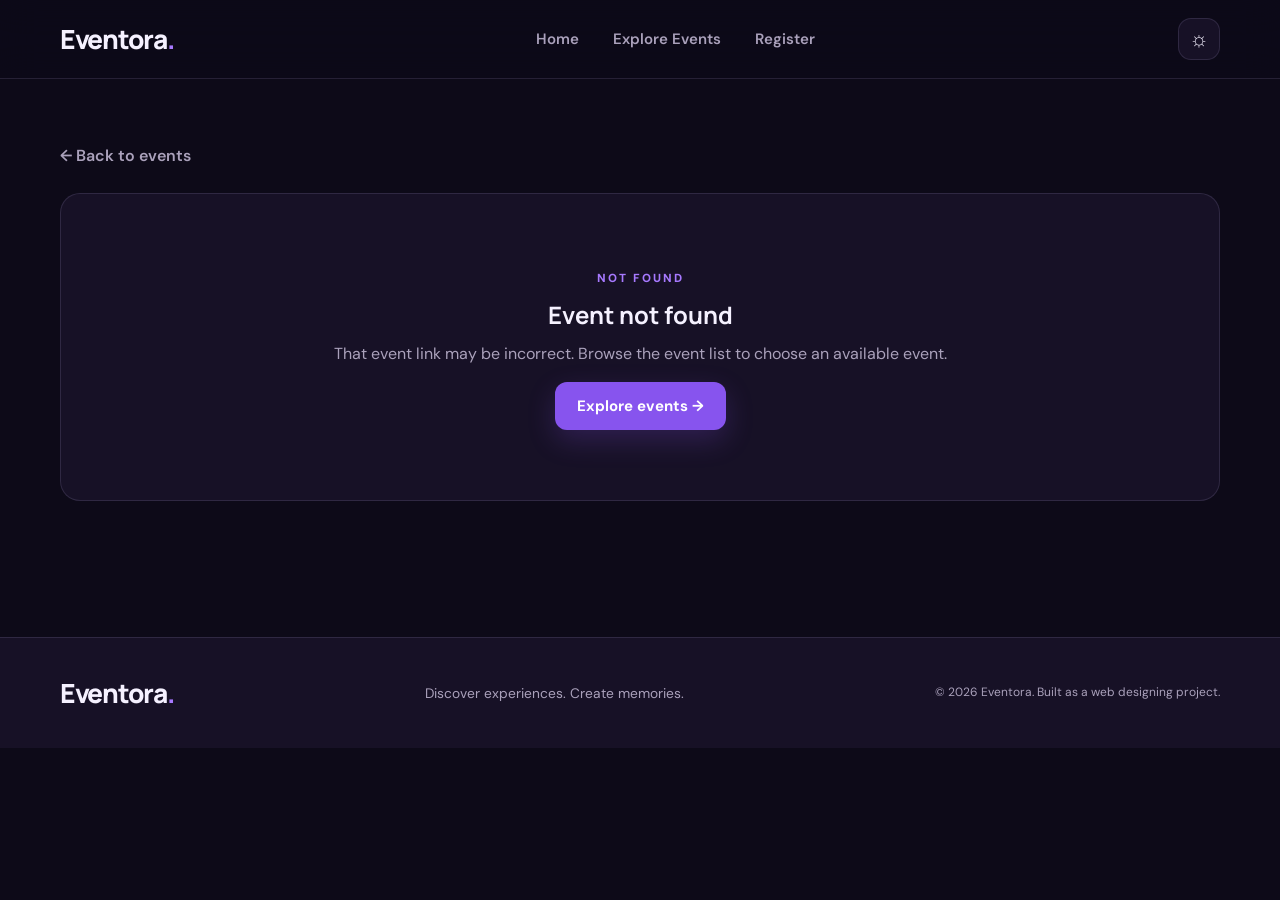
<file: event-details.html>
<!DOCTYPE html>
<html lang="en">
<head>
    <meta charset="UTF-8">
    <meta name="viewport" content="width=device-width, initial-scale=1.0">
    <meta name="description" content="View event information and register with Eventora.">
    <title>Event Details | Eventora</title>
    <link rel="stylesheet" href="./css/style.css">
</head>
<body>
    <header class="site-header">
        <div class="container nav-container">
            <a class="logo" href="index.html">Eventora<span>.</span></a>
            <nav class="nav-links" aria-label="Main navigation">
                <a href="index.html" data-nav="index.html">Home</a>
                <a href="events.html" data-nav="events.html">Explore Events</a>
                <a href="register.html" data-nav="register.html">Register</a>
            </nav>
            <button class="theme-toggle" id="themeToggle" type="button" aria-label="Toggle light and dark theme">☼</button>
        </div>
    </header>

    <main class="container page-main">
        <a class="back-link" href="events.html">← Back to events</a>
        <section id="eventDetails" class="event-details-wrapper" aria-live="polite">
            <p class="loading-text">Loading event details...</p>
        </section>
    </main>

    <footer class="site-footer">
        <div class="container footer-content">
            <a class="logo" href="index.html">Eventora<span>.</span></a>
            <p>Discover experiences. Create memories.</p>
            <small>© 2026 Eventora. Built as a web designing project.</small>
        </div>
    </footer>

    <script src="./js/events.js"></script>
    <script src="./js/main.js"></script>
</body>
</html>
</file>
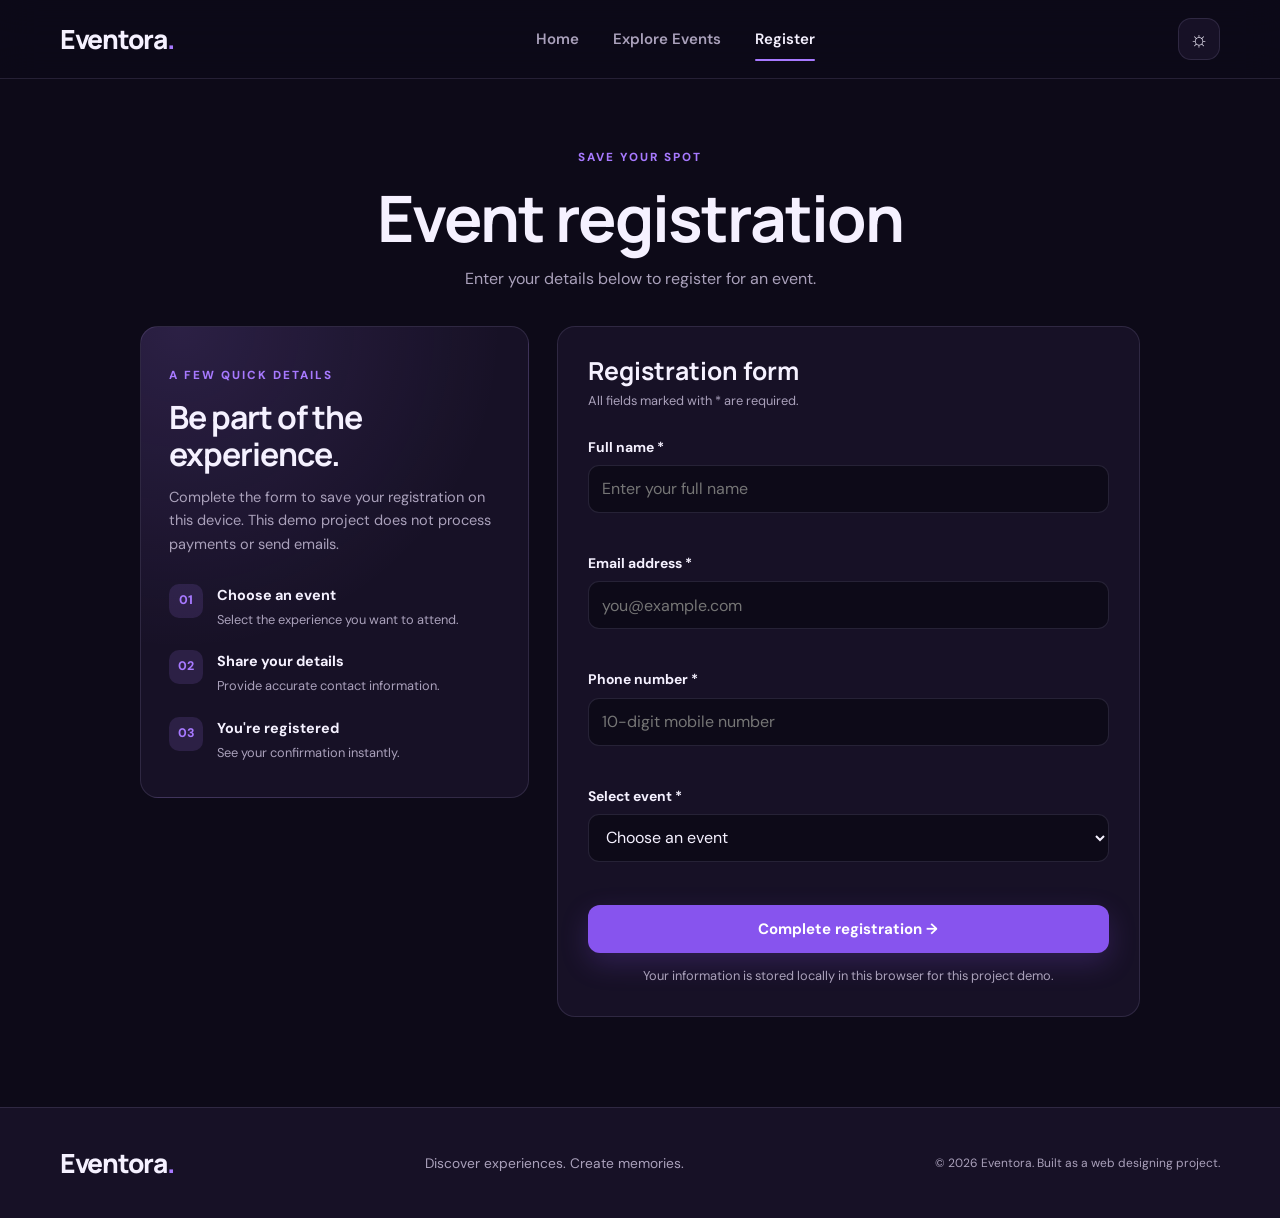
<file: register.html>
<!DOCTYPE html>
<html lang="en">
<head>
    <meta charset="UTF-8">
    <meta name="viewport" content="width=device-width, initial-scale=1.0">
    <meta name="description" content="Register for an upcoming Eventora event.">
    <title>Register | Eventora</title>
    <link rel="stylesheet" href="./css/style.css">
</head>
<body>
    <header class="site-header">
        <div class="container nav-container">
            <a class="logo" href="index.html">Eventora<span>.</span></a>
            <nav class="nav-links" aria-label="Main navigation">
                <a href="index.html" data-nav="index.html">Home</a>
                <a href="events.html" data-nav="events.html">Explore Events</a>
                <a href="register.html" data-nav="register.html">Register</a>
            </nav>
            <button class="theme-toggle" id="themeToggle" type="button" aria-label="Toggle light and dark theme">☼</button>
        </div>
    </header>

    <main class="container page-main">
        <section class="page-heading centered-heading">
            <span class="eyebrow">SAVE YOUR SPOT</span>
            <h1>Event registration</h1>
            <p>Enter your details below to register for an event.</p>
        </section>

        <section class="registration-layout">
            <div class="registration-aside">
                <span class="eyebrow">A FEW QUICK DETAILS</span>
                <h2>Be part of the experience.</h2>
                <p>Complete the form to save your registration on this device. This demo project does not process payments or send emails.</p>
                <div class="aside-feature"><span>01</span><div><strong>Choose an event</strong><small>Select the experience you want to attend.</small></div></div>
                <div class="aside-feature"><span>02</span><div><strong>Share your details</strong><small>Provide accurate contact information.</small></div></div>
                <div class="aside-feature"><span>03</span><div><strong>You're registered</strong><small>See your confirmation instantly.</small></div></div>
            </div>

            <form class="registration-form" id="registrationForm" novalidate>
                <div class="form-heading">
                    <h2>Registration form</h2>
                    <p>All fields marked with * are required.</p>
                </div>

                <div class="form-group">
                    <label for="fullName">Full name *</label>
                    <input type="text" id="fullName" name="fullName" placeholder="Enter your full name" autocomplete="name" required>
                    <small class="field-error" id="nameError"></small>
                </div>

                <div class="form-group">
                    <label for="email">Email address *</label>
                    <input type="email" id="email" name="email" placeholder="you@example.com" autocomplete="email" required>
                    <small class="field-error" id="emailError"></small>
                </div>

                <div class="form-group">
                    <label for="phone">Phone number *</label>
                    <input type="tel" id="phone" name="phone" placeholder="10-digit mobile number" autocomplete="tel" inputmode="numeric" required>
                    <small class="field-error" id="phoneError"></small>
                </div>

                <div class="form-group">
                    <label for="eventSelect">Select event *</label>
                    <select id="eventSelect" name="eventId" required>
                        <option value="">Choose an event</option>
                    </select>
                    <small class="field-error" id="eventError"></small>
                </div>

                <button class="btn btn-primary submit-button" type="submit">Complete registration →</button>
                <p class="form-note">Your information is stored locally in this browser for this project demo.</p>
                <div class="success-message" id="successMessage" role="status" hidden></div>
            </form>
        </section>
    </main>

    <footer class="site-footer">
        <div class="container footer-content">
            <a class="logo" href="index.html">Eventora<span>.</span></a>
            <p>Discover experiences. Create memories.</p>
            <small>© 2026 Eventora. Built as a web designing project.</small>
        </div>
    </footer>

    <script src="./js/events.js"></script>
    <script src="./js/registration.js"></script>
    <script src="./js/main.js"></script>
</body>
</html>
</file>
<file: css/style.css>
@import url('https://fonts.googleapis.com/css2?family=DM+Sans:wght@400;500;600;700&family=Manrope:wght@400;500;600;700;800&display=swap');

:root {
    color-scheme: dark;
    --bg: #0d0a18;
    --surface: #171126;
    --surface-soft: #201833;
    --surface-hover: #281d40;
    --text: #f5f1ff;
    --muted: #aaa1bb;
    --muted-strong: #c9c0d8;
    --border: rgba(210, 190, 255, 0.13);
    --accent: #a779ff;
    --accent-strong: #8754ee;
    --accent-soft: rgba(167, 121, 255, 0.14);
    --success: #72d9a2;
    --danger: #ff8c9a;
    --shadow: 0 22px 60px rgba(0, 0, 0, 0.28);
}

:root[data-theme="light"] {
    color-scheme: light;
    --bg: #f7f4fc;
    --surface: #ffffff;
    --surface-soft: #f0eafa;
    --surface-hover: #e9defb;
    --text: #211832;
    --muted: #70677f;
    --muted-strong: #514763;
    --border: rgba(69, 42, 112, 0.14);
    --accent: #7540d5;
    --accent-strong: #6031bd;
    --accent-soft: rgba(117, 64, 213, 0.10);
    --success: #16864b;
    --danger: #c43c55;
    --shadow: 0 22px 60px rgba(45, 25, 80, 0.10);
}

* { box-sizing: border-box; }
html { scroll-behavior: smooth; }
body {
    margin: 0;
    min-width: 320px;
    background: var(--bg);
    color: var(--text);
    font-family: 'DM Sans', sans-serif;
    line-height: 1.6;
    transition: background 0.2s ease, color 0.2s ease;
}
a { color: inherit; text-decoration: none; }
button, input, select { font: inherit; }
img { display: block; max-width: 100%; }
.container { width: min(1160px, calc(100% - 48px)); margin-inline: auto; }

.site-header {
    position: sticky;
    top: 0;
    z-index: 20;
    border-bottom: 1px solid var(--border);
    background: color-mix(in srgb, var(--bg) 88%, transparent);
    backdrop-filter: blur(18px);
}
.nav-container { min-height: 78px; display: flex; align-items: center; justify-content: space-between; gap: 28px; }
.logo { font: 800 1.65rem 'Manrope', sans-serif; letter-spacing: -1.3px; }
.logo span { color: var(--accent); }
.nav-links { display: flex; align-items: center; gap: 34px; }
.nav-links a { color: var(--muted); font-size: 0.94rem; font-weight: 600; transition: color 0.2s ease; }
.nav-links a:hover, .nav-links a.active { color: var(--text); }
.nav-links a.active { position: relative; }
.nav-links a.active::after { position: absolute; content: ''; height: 2px; background: var(--accent); left: 0; right: 0; bottom: -10px; border-radius: 4px; }
.theme-toggle { width: 42px; height: 42px; border: 1px solid var(--border); border-radius: 13px; background: var(--surface); color: var(--text); cursor: pointer; font-size: 1.3rem; }

.hero { display: grid; grid-template-columns: 1.02fr 0.98fr; align-items: center; gap: 64px; padding-top: 78px; padding-bottom: 88px; }
.hero-content { max-width: 570px; }
.eyebrow { display: inline-block; color: var(--accent); font-size: 0.73rem; font-weight: 800; letter-spacing: 2px; }
h1, h2, h3, p { margin-top: 0; }
h1, h2, h3 { font-family: 'Manrope', sans-serif; line-height: 1.15; }
.hero h1 { margin: 17px 0 20px; font-size: clamp(3rem, 6vw, 5.1rem); letter-spacing: -3.8px; }
.hero h1 span { color: var(--accent); }
.hero-content > p { max-width: 510px; color: var(--muted); font-size: 1.08rem; line-height: 1.8; }
.hero-actions { display: flex; flex-wrap: wrap; gap: 13px; margin-top: 30px; }
.btn { display: inline-flex; min-height: 48px; align-items: center; justify-content: center; gap: 10px; padding: 0 21px; border: 1px solid transparent; border-radius: 12px; font-weight: 700; font-size: 0.94rem; cursor: pointer; transition: transform 0.2s ease, background 0.2s ease; }
.btn:hover { transform: translateY(-2px); }
.btn-primary { background: var(--accent-strong); color: #fff; box-shadow: 0 10px 28px rgba(135, 84, 238, 0.22); }
.btn-primary:hover { background: var(--accent); }
.btn-secondary { border-color: var(--border); background: var(--surface); color: var(--text); }
.btn-secondary:hover { background: var(--surface-hover); }
.hero-stats { display: flex; gap: 35px; margin-top: 48px; }
.hero-stats div { display: flex; flex-direction: column; gap: 2px; }
.hero-stats strong { font: 800 1rem 'Manrope', sans-serif; }
.hero-stats span { color: var(--muted); font-size: 0.8rem; }
.hero-art { position: relative; min-height: 420px; }
.hero-art::before { position: absolute; content: ''; width: 75%; height: 75%; top: 12%; left: 12%; border-radius: 50%; background: var(--accent); filter: blur(95px); opacity: 0.22; }
.hero-art img { position: relative; width: 100%; height: 430px; object-fit: cover; border: 1px solid var(--border); border-radius: 28px; box-shadow: var(--shadow); }
.floating-note { position: absolute; left: -24px; bottom: 28px; display: flex; align-items: center; gap: 10px; padding: 14px 18px; border: 1px solid var(--border); border-radius: 14px; background: var(--surface); box-shadow: var(--shadow); font-size: 0.88rem; font-weight: 700; }
.live-dot { width: 9px; height: 9px; border-radius: 50%; background: var(--success); box-shadow: 0 0 0 5px color-mix(in srgb, var(--success) 18%, transparent); }

.section { padding-top: 20px; padding-bottom: 90px; }
.section-heading { margin-bottom: 28px; }
.section-heading-row { display: flex; align-items: end; justify-content: space-between; gap: 24px; }
.section-heading h2, .cta-section h2 { margin: 9px 0 9px; font-size: clamp(2rem, 4vw, 2.8rem); letter-spacing: -1.5px; }
.section-heading p, .cta-section p { margin-bottom: 0; color: var(--muted); }
.text-link, .card-link { color: var(--accent); font-size: 0.9rem; font-weight: 700; white-space: nowrap; }
.events-grid { display: grid; grid-template-columns: repeat(3, minmax(0, 1fr)); gap: 22px; }
.event-card { overflow: hidden; border: 1px solid var(--border); border-radius: 18px; background: var(--surface); box-shadow: 0 10px 28px rgba(0,0,0,0.08); transition: transform 0.22s ease, border-color 0.22s ease; }
.event-card:hover { transform: translateY(-5px); border-color: color-mix(in srgb, var(--accent) 55%, var(--border)); }
.event-image-link { position: relative; display: block; overflow: hidden; }
.event-image { width: 100%; height: 205px; object-fit: cover; transition: transform 0.35s ease; }
.event-card:hover .event-image { transform: scale(1.04); }
.image-category { position: absolute; top: 14px; left: 14px; padding: 6px 11px; border: 1px solid rgba(255,255,255,0.18); border-radius: 30px; background: rgba(20, 12, 34, 0.78); color: #fff; font-size: 0.75rem; font-weight: 700; backdrop-filter: blur(8px); }
.event-info { padding: 19px; }
.event-date { margin-bottom: 10px; color: var(--accent); font-size: 0.78rem; font-weight: 700; }
.event-date span { padding: 0 4px; color: var(--muted); }
.event-info h3 { margin-bottom: 10px; font-size: 1.18rem; }
.event-info h3 a:hover { color: var(--accent); }
.event-description { min-height: 72px; margin-bottom: 17px; color: var(--muted); font-size: 0.87rem; line-height: 1.65; }
.event-card-bottom { display: flex; flex-direction: column; gap: 13px; padding-top: 14px; border-top: 1px solid var(--border); }
.event-venue { color: var(--muted-strong); font-size: 0.78rem; }
.card-link { align-self: flex-start; }
.loading-text { color: var(--muted); }

.cta-section { display: flex; align-items: center; justify-content: space-between; gap: 30px; margin-bottom: 90px; padding: 38px 42px; border: 1px solid var(--border); border-radius: 22px; background: radial-gradient(circle at 90% 20%, var(--accent-soft), transparent 42%), var(--surface); }
.cta-section h2 { max-width: 590px; }
.cta-section p { max-width: 550px; }

.page-main { min-height: 62vh; padding-top: 64px; padding-bottom: 90px; }
.page-heading { margin-bottom: 34px; }
.page-heading h1 { margin: 12px 0; font-size: clamp(2.6rem, 5vw, 4rem); letter-spacing: -2px; }
.page-heading p { max-width: 650px; color: var(--muted); }
.filter-panel { display: grid; grid-template-columns: 1fr 240px; gap: 14px; padding: 14px; border: 1px solid var(--border); border-radius: 16px; background: var(--surface); }
.search-field { display: flex; align-items: center; gap: 10px; padding: 0 13px; border: 1px solid var(--border); border-radius: 11px; background: var(--bg); color: var(--muted); }
.search-field span { font-size: 1.5rem; }
.search-field input { width: 100%; min-height: 46px; border: 0; outline: 0; background: transparent; color: var(--text); }
.search-field input::placeholder { color: var(--muted); }
.select-field select, .form-group input, .form-group select { width: 100%; min-height: 48px; padding: 0 13px; border: 1px solid var(--border); border-radius: 11px; outline: none; background: var(--bg); color: var(--text); }
.select-field select:focus, .search-field:focus-within, .form-group input:focus, .form-group select:focus { border-color: var(--accent); box-shadow: 0 0 0 3px var(--accent-soft); }
.results-row { display: flex; align-items: center; justify-content: space-between; gap: 16px; margin: 20px 0; }
.results-count { margin: 0; color: var(--muted); font-size: 0.88rem; }
.clear-filters { border: 0; background: transparent; color: var(--accent); font-weight: 700; cursor: pointer; }
.empty-state { margin: 20px 0; padding: 34px; border: 1px dashed var(--border); border-radius: 15px; color: var(--muted); text-align: center; }
[hidden] { display: none !important; }
.sr-only { position: absolute; width: 1px; height: 1px; padding: 0; margin: -1px; overflow: hidden; clip: rect(0,0,0,0); white-space: nowrap; border: 0; }

.back-link { display: inline-block; margin-bottom: 24px; color: var(--muted); font-weight: 600; }
.back-link:hover { color: var(--accent); }
.event-detail-card { overflow: hidden; display: grid; grid-template-columns: 0.95fr 1.05fr; border: 1px solid var(--border); border-radius: 22px; background: var(--surface); box-shadow: var(--shadow); }
.detail-image-wrap { position: relative; min-height: 480px; }
.detail-image { position: absolute; width: 100%; height: 100%; object-fit: cover; }
.detail-content { padding: clamp(25px, 5vw, 52px); }
.detail-content h1 { margin: 12px 0 16px; font-size: clamp(2.2rem, 4vw, 3.4rem); letter-spacing: -1.8px; }
.detail-description { color: var(--muted); line-height: 1.8; }
.detail-facts { display: grid; grid-template-columns: 1fr 1fr; gap: 18px; margin: 30px 0; padding: 22px 0; border-top: 1px solid var(--border); border-bottom: 1px solid var(--border); }
.detail-facts div { display: flex; flex-direction: column; gap: 5px; }
.fact-label { color: var(--muted); font-size: 0.78rem; }
.detail-facts strong { font-size: 0.92rem; }
.detail-actions { display: flex; flex-wrap: wrap; gap: 12px; }
.not-found-state { padding: 70px 25px; text-align: center; border: 1px solid var(--border); border-radius: 20px; background: var(--surface); }
.not-found-state h1 { margin: 12px 0; }
.not-found-state p { color: var(--muted); }

.centered-heading { text-align: center; }
.centered-heading p { margin-inline: auto; }
.registration-layout { display: grid; grid-template-columns: 0.8fr 1.2fr; gap: 28px; align-items: start; max-width: 1000px; margin: 0 auto; }
.registration-aside { padding: 34px 28px; border: 1px solid var(--border); border-radius: 18px; background: radial-gradient(circle at 10% 0%, var(--accent-soft), transparent 55%), var(--surface); }
.registration-aside h2 { margin: 13px 0; font-size: 2rem; letter-spacing: -1px; }
.registration-aside > p { margin-bottom: 28px; color: var(--muted); font-size: 0.91rem; }
.aside-feature { display: flex; gap: 14px; margin-top: 20px; }
.aside-feature > span { display: grid; width: 34px; height: 34px; flex: 0 0 34px; place-items: center; border-radius: 10px; background: var(--accent-soft); color: var(--accent); font-size: 0.78rem; font-weight: 800; }
.aside-feature div { display: flex; flex-direction: column; gap: 3px; }
.aside-feature strong { font-size: 0.9rem; }
.aside-feature small { color: var(--muted); font-size: 0.8rem; }
.registration-form { padding: 30px; border: 1px solid var(--border); border-radius: 18px; background: var(--surface); }
.form-heading { margin-bottom: 24px; }
.form-heading h2 { margin-bottom: 6px; font-size: 1.55rem; }
.form-heading p, .form-note { margin: 0; color: var(--muted); font-size: 0.8rem; }
.form-group { margin-bottom: 18px; }
.form-group label { display: block; margin-bottom: 7px; font-size: 0.87rem; font-weight: 700; }
.form-group input, .form-group select { background: var(--bg); }
.field-error { display: block; min-height: 17px; margin-top: 4px; color: var(--danger); font-size: 0.75rem; }
.submit-button { width: 100%; margin: 4px 0 13px; }
.form-note { text-align: center; }
.success-message { margin-top: 20px; padding: 15px; border: 1px solid color-mix(in srgb, var(--success) 45%, transparent); border-radius: 12px; background: color-mix(in srgb, var(--success) 9%, var(--surface)); color: var(--success); font-size: 0.88rem; }
.success-message strong, .success-message span { display: block; }
.success-message span { margin-top: 5px; color: var(--text); }

.site-footer { border-top: 1px solid var(--border); background: var(--surface); }
.footer-content { display: flex; align-items: center; justify-content: space-between; gap: 20px; min-height: 110px; }
.footer-content p { margin: 0; color: var(--muted); font-size: 0.86rem; }
.footer-content small { color: var(--muted); font-size: 0.75rem; }

@media (max-width: 900px) {
    .hero { gap: 35px; padding-top: 58px; }
    .hero-art { min-height: 350px; }
    .hero-art img { height: 360px; }
    .events-grid { grid-template-columns: repeat(2, minmax(0, 1fr)); }
    .event-detail-card { grid-template-columns: 1fr; }
    .detail-image-wrap { min-height: 340px; }
}

@media (max-width: 640px) {
    .container { width: min(100% - 32px, 1160px); }
    .nav-container { min-height: 70px; gap: 12px; flex-wrap: wrap; padding: 12px 0; }
    .logo { font-size: 1.45rem; }
    .nav-links { order: 3; width: 100%; justify-content: space-between; gap: 12px; padding: 4px 0 8px; }
    .nav-links a { font-size: 0.82rem; }
    .nav-links a.active::after { bottom: -5px; }
    .theme-toggle { margin-left: auto; }
    .hero { grid-template-columns: 1fr; padding-top: 48px; padding-bottom: 62px; }
    .hero h1 { font-size: clamp(2.8rem, 13vw, 4rem); letter-spacing: -2.5px; }
    .hero-art { min-height: 270px; }
    .hero-art img { height: 285px; border-radius: 20px; }
    .floating-note { left: 10px; bottom: 14px; font-size: 0.78rem; }
    .hero-stats { gap: 22px; margin-top: 34px; }
    .section { padding-bottom: 65px; }
    .section-heading-row { align-items: flex-start; flex-direction: column; }
    .events-grid { grid-template-columns: 1fr; }
    .event-image { height: 220px; }
    .cta-section { align-items: flex-start; flex-direction: column; margin-bottom: 60px; padding: 28px 22px; }
    .page-main { padding-top: 45px; padding-bottom: 65px; }
    .filter-panel { grid-template-columns: 1fr; padding: 10px; }
    .results-row { margin-top: 16px; }
    .detail-image-wrap { min-height: 250px; }
    .detail-content { padding: 25px 20px; }
    .detail-facts { gap: 14px; }
    .detail-actions { flex-direction: column; }
    .detail-actions .btn { width: 100%; }
    .registration-layout { grid-template-columns: 1fr; }
    .registration-aside { padding: 26px 22px; }
    .registration-form { padding: 23px 18px; }
    .footer-content { align-items: flex-start; flex-direction: column; justify-content: center; gap: 7px; padding: 25px 0; }
}
</file>
